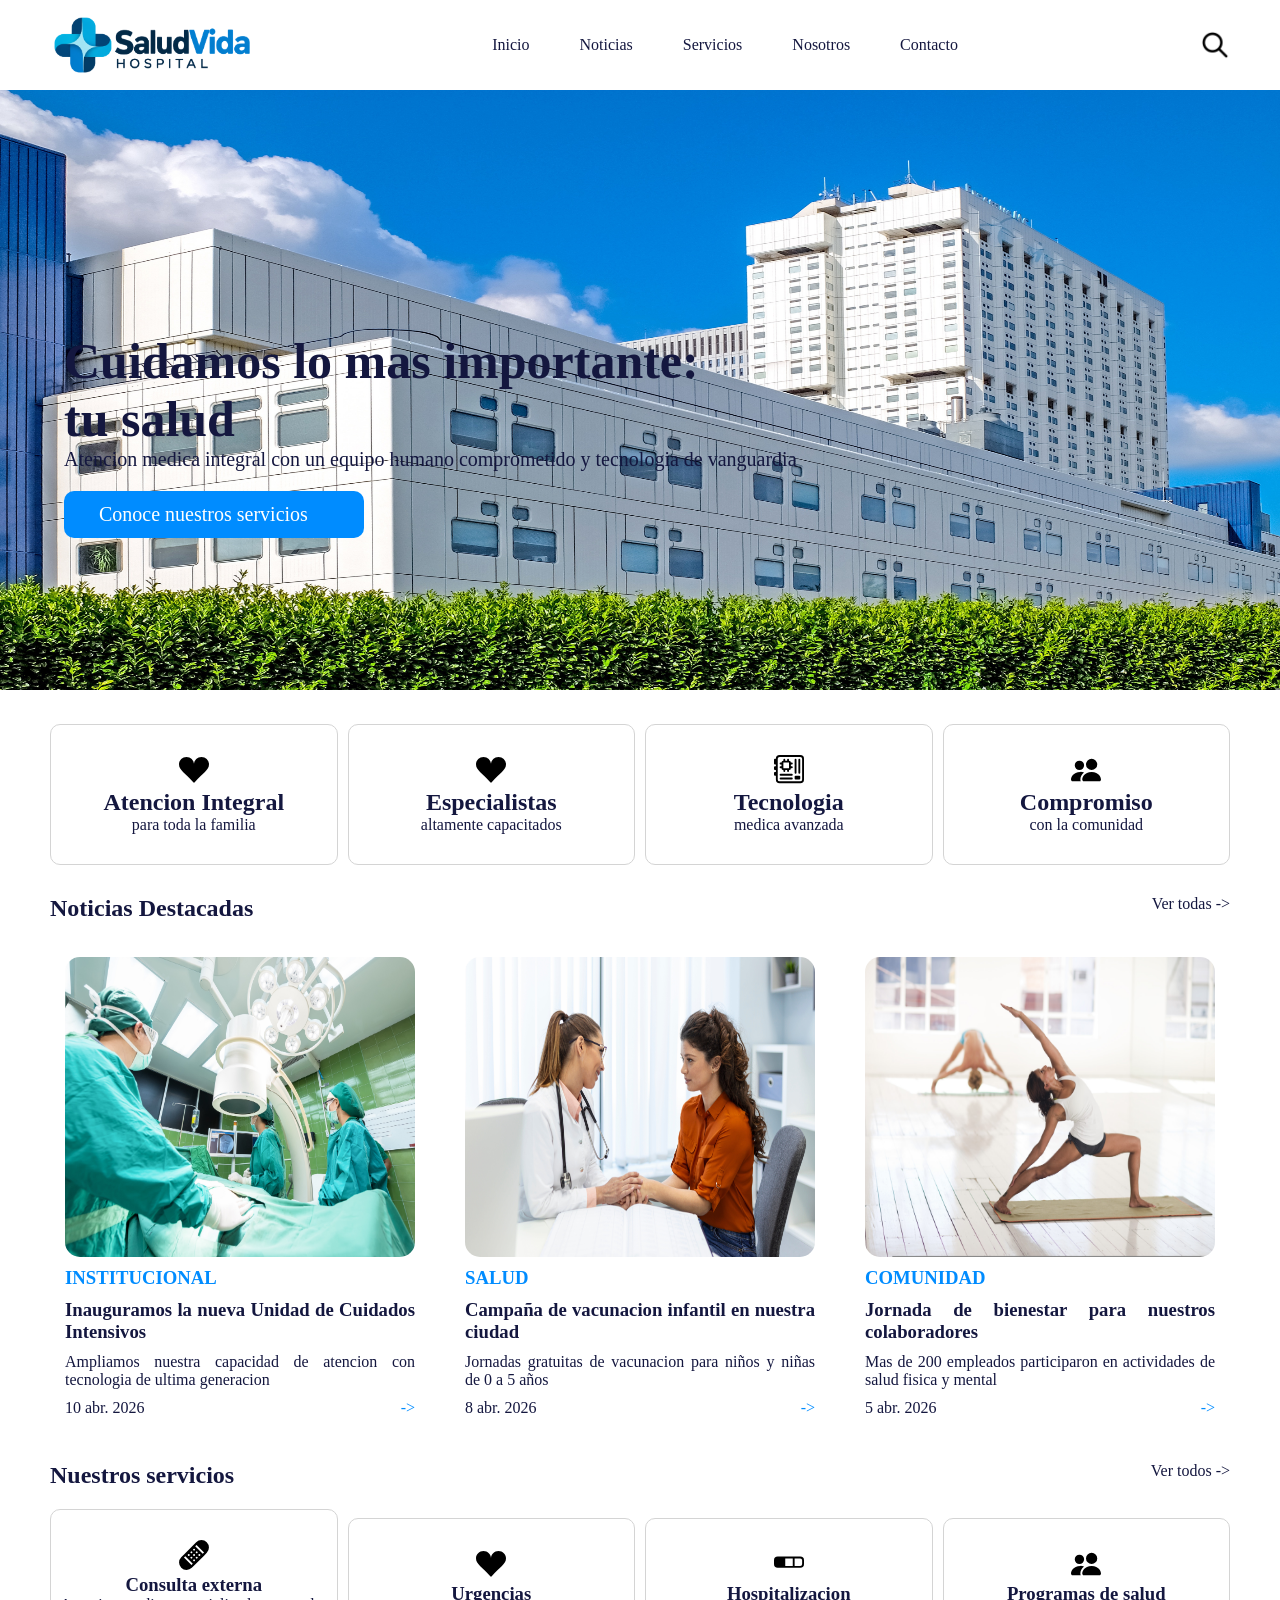
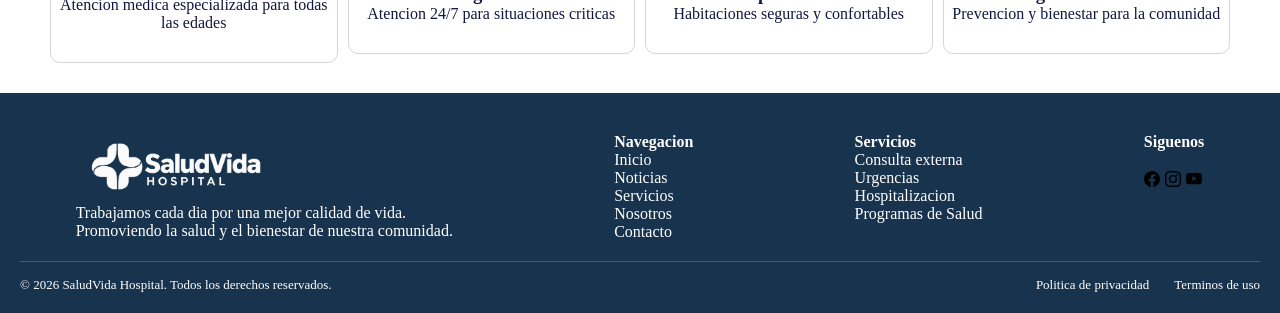
<file: index.html>
<!DOCTYPE html>
<html lang="es">
<head>
    <meta charset="UTF-8">
    <meta name="viewport" content="width=device-width, initial-scale=1.0">
    <title>SaludVida Hospital</title>
    <link rel="stylesheet" href="css/styles.css">
</head>
<body>
    <header>
        <div>
            <a href="index.html"><img class="icono" src="./img/logos/logo-saludvida-header.png" alt=""></a>
        </div>
        <nav>
            <a href="">Inicio</a>
            <a href="">Noticias</a>
            <a href="">Servicios</a>
            <a href="">Nosotros</a>
            <a target="_blank" href="contacto.html">Contacto</a>
        </nav>
        <img class="icono_lupa" src="./img/search.png" alt="">
    </header>
    <main>
        <div class="inicio">
            <img class="imagen" src="./img/imagen.jpg" alt="hospital">
            <div class="inicio_texto">
                <h2 class="titulo">Cuidamos lo mas importante:</h2>
                <h2 class="titulo">tu salud</h2>
                <p class="description">Atencion medica integral con un equipo humano comprometido y tecnologia de vanguardia</p>
                <a><div class="button" >Conoce nuestros servicios</div></a>
            </div>
            
        </div>
        <section class="caracteristicas">
            <article class="caracteristica">
                <img class="icono_cara" src="./iconos/suit-heart-fill.svg" alt="">
                <h2>Atencion Integral</h2>
                <p>para toda la familia</p>
            </article>
            <article class="caracteristica">
                <img class="icono_cara" src="./iconos/suit-heart-fill.svg" alt="">
                <h2>Especialistas</h2>
                <p>altamente capacitados</p>
            </article>
            <article class="caracteristica">
                <img class="icono_cara" src="./iconos/motherboard.svg" alt="">
                <h2>Tecnologia</h2>
                <p>medica avanzada</p>
            </article>
            <article class="caracteristica">
                <img class="icono_cara" src="./iconos/people-fill.svg" alt="">
                <h2>Compromiso</h2>
                <p>con la comunidad</p>
            </article>
        </section>
        <section class="noticias">
            <div class="header_noticias">
                <h2>Noticias Destacadas</h2>
                <p>Ver todas -></p>
            </div>
            <div class="noticias-cards">
                <article class="card-noticia">
                    <img class="imagen_noticias" src="./img/sasint-operation-1807543.jpg" alt="">
                    <h3 class="categoria_noticia">INSTITUCIONAL</h3>
                    <h3 class="titulo_noticia">Inauguramos la nueva Unidad de Cuidados Intensivos</h3>
                    <p class="description_noticia">Ampliamos nuestra capacidad de atencion con tecnologia de ultima generacion</p>
                    <div class="footer_noticia">
                        <p class="fecha">10 abr. 2026</p>
                        <a class="mas_noticia" >-></a>
                    </div>
                </article>
                <article class="card-noticia">
                    <img class="imagen_noticias" src="./img/ovariancancer1-doctor-9628974.jpg" alt="">
                    <h3 class="categoria_noticia">SALUD</h3>
                    <h3 class="titulo_noticia">Campaña de vacunacion infantil en nuestra ciudad</h3>
                    <p class="description_noticia">Jornadas gratuitas de vacunacion para niños y niñas de 0 a 5 años</p>
                    <div class="footer_noticia">
                        <p class="fecha">8 abr. 2026</p>
                        <a class="mas_noticia" >-></a>
                    </div>
                </article>
                <article class="card-noticia">
                    <img class="imagen_noticias" src="./img/andip-yoga-2959226.jpg" alt="">
                    <h3 class="categoria_noticia">COMUNIDAD</h3>
                    <h3 class="titulo_noticia">Jornada de bienestar para nuestros colaboradores</h3>
                    <p class="description_noticia">Mas de 200 empleados participaron en actividades de salud fisica y mental</p>
                    <div class="footer_noticia">
                        <p class="fecha">5 abr. 2026</p>
                        <a class="mas_noticia" >-></a>
                    </div>
                </article>
            </div>
        </section>


        <section class="servicios">
            <div class="header_servicios">
                <h2>Nuestros servicios</h2>
                <p>Ver todos -></p>
            </div>
            <div class="servicios-cards">
                <article class="card-servicio">
                    <img class="icono_servicios" src="./iconos/bandaid-fill.svg" alt="">
                    <h3 class="titulo_servicio">Consulta externa</h3>
                    <p class="description_servicio">Atencion medica especializada para todas las edades</p>
                </article>
                <article class="card-servicio">
                    <img class="icono_servicios" src="./iconos/suit-heart-fill.svg" alt="">
                    <h3 class="titulo_servicio">Urgencias</h3>
                    <p class="description_servicio">Atencion 24/7 para situaciones criticas</p>
                </article>
                <article class="card-servicio">
                    <img class="icono_servicios" src="./iconos/segmented-nav.svg" alt="">
                    <h3 class="titulo_servicio">Hospitalizacion</h3>
                    <p class="description_servicio">Habitaciones seguras y confortables</p>
                </article>
                <article class="card-servicio">
                    <img class="icono_servicios" src="./iconos/people-fill.svg" alt="">
                    <h3 class="titulo_servicio">Programas de salud</h3>
                    <p class="description_servicio">Prevencion y bienestar para la comunidad</p>
                </article>
            </div>
        </section>
    </main>
    <footer>
        <div class="footer">
            <div>
                <img class="icono" src="./img/logos/logo-saludvida-footer.png" alt="">
                <p>Trabajamos cada dia por una mejor calidad de vida.</p>
                <p>Promoviendo la salud y el bienestar de nuestra comunidad.</p>
            </div>
            <div class="navegacion_footer">
                <h4>Navegacion</h4>
                <a href="index.html">Inicio</a>
                <a>Noticias</a>
                <a>Servicios</a>
                <a>Nosotros</a>
                <a>Contacto</a>
            </div>
            <div class="servicios_footer">
                <h4>Servicios</h4>
                <p>Consulta externa</p>
                <p>Urgencias</p>
                <p>Hospitalizacion</p>
                <p>Programas de Salud</p>
            </div>
            <div class="siguenos">
                <h4>Siguenos</h4>
                <div class="iconos_siguenos">
                    <img src="./iconos/facebook.svg" alt="">
                    <img src="./iconos/instagram.svg" alt="">
                    <img src="./iconos/youtube.svg" alt="">
                </div>
            </div>
        </div>
        <div class="footer_copy">
            <p>© 2026 SaludVida Hospital. Todos los derechos reservados.</p>
            <div>
                <a>Politica de privacidad</a>
                <a>Terminos de uso</a>
            </div>
        </div>
        
    </footer>
</body>
</html>
</file>
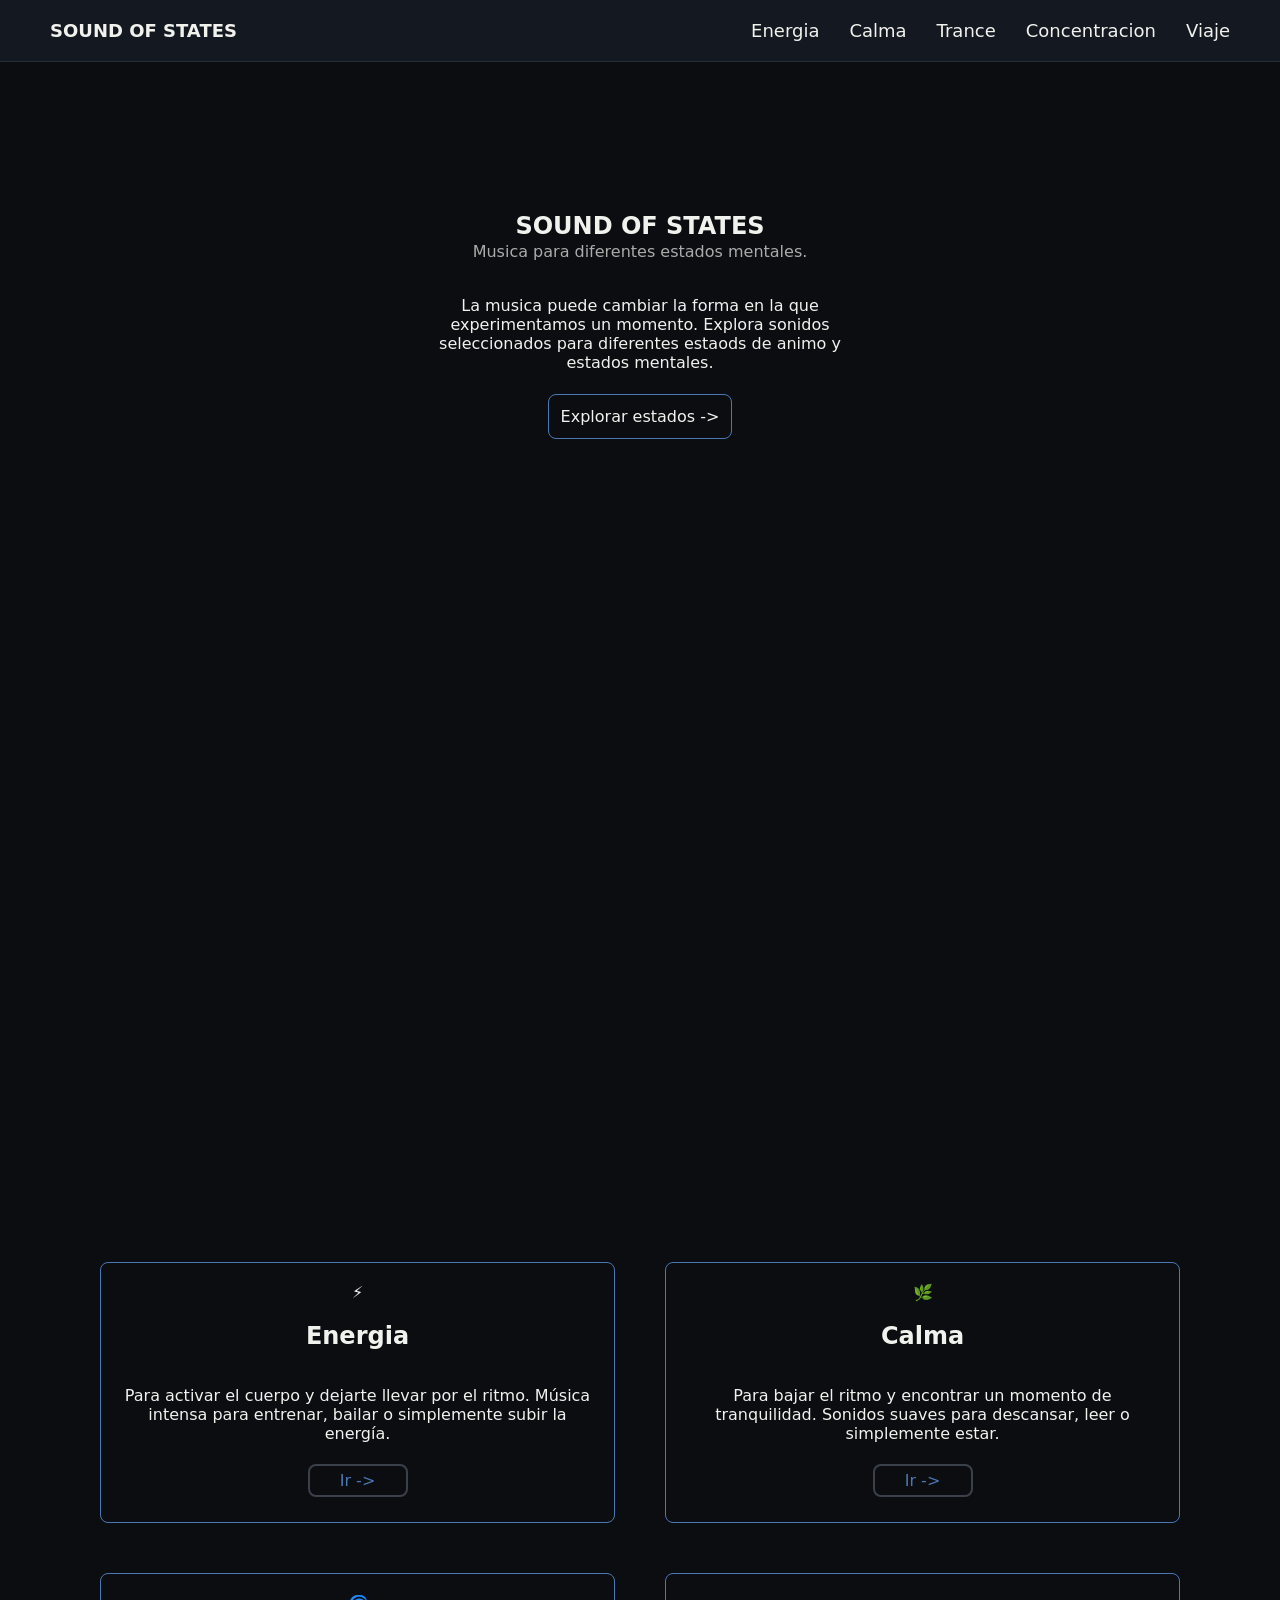
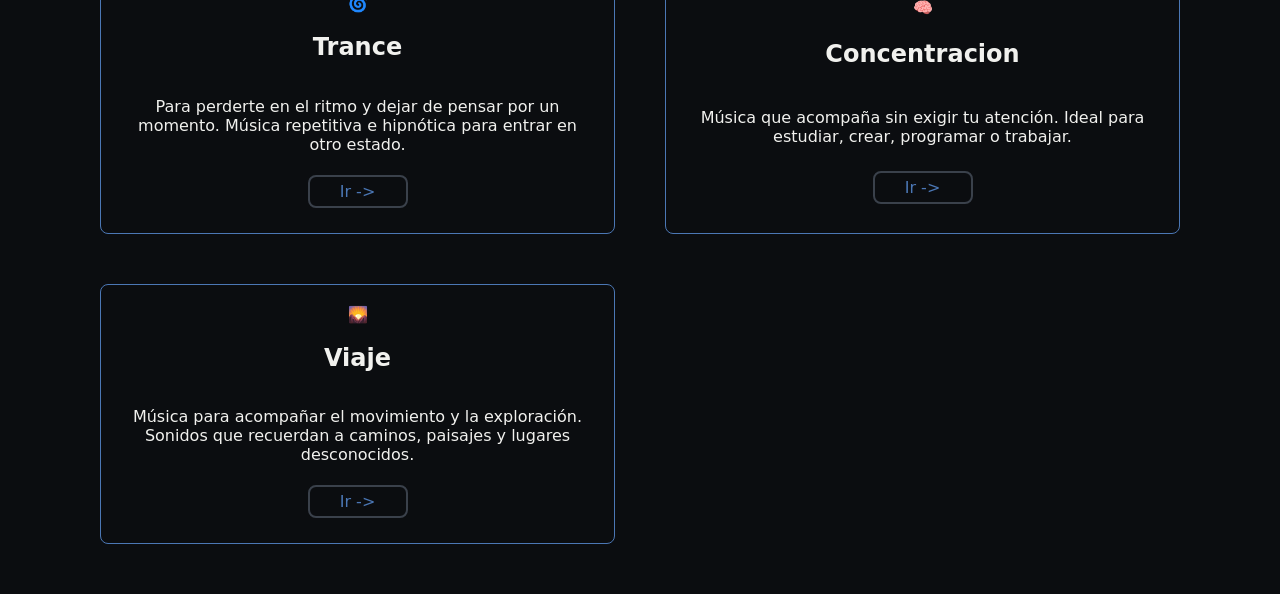
<file: pagina nav/index.html>
<!DOCTYPE html>
<html lang="en">
<head>
    <meta charset="UTF-8">
    <meta name="viewport" content="width=device-width, initial-scale=1.0">
    <title>Inicio | Sound of state</title>
    <link rel="stylesheet" href="./styles.css">
</head>
<body>
    <header>
        <a href="index.html" class="logo">SOUND OF STATES</a>
        <nav>
            <a target="_blank" href="energia.html">Energia</a>
            <a target="_blank" href="calma.html">Calma</a>
            <a target="_blank" href="trance.html">Trance</a>
            <a target="_blank" href="concentracion.html">Concentracion</a>
            <a target="_blank" href="viaje.html">Viaje</a>
        </nav>
    </header>
    <main>
        <div class="inicio">
            <h2 class="titulo">SOUND OF STATES</h2>
            <p class="subtitulo">Musica para diferentes estados mentales.</p>            
            <p class="description">La musica puede cambiar la forma en la que experimentamos un momento. 
                Explora sonidos seleccionados para diferentes estaods de animo y estados mentales.</p>
            <a class="boton" href="#cards">Explorar estados -></a>
        </div>
        <section id="cards">
            <div class="card">
                <span>⚡</span>
                <h2>Energia</h2>
                <p>Para activar el cuerpo y dejarte llevar por el ritmo. 
                    Música intensa para entrenar, bailar o simplemente subir la energía.</p>
                <a target="_blank" class="boton-cards" href="energia.html">Ir -></a>
            </div>
            <div class="card">
                <span>🌿</span>
                <h2>Calma</h2>
                <p>Para bajar el ritmo y encontrar un momento de tranquilidad. 
                    Sonidos suaves para descansar, leer o simplemente estar.</p>
                <a target="_blank" class="boton-cards" href="calma.html">Ir -></a>
            </div>
            <div class="card">
                <span>🌀</span>
                <h2>Trance</h2>
                <p>Para perderte en el ritmo y dejar de pensar por un momento. 
                    Música repetitiva e hipnótica para entrar en otro estado.</p>
                <a target="_blank" class="boton-cards" href="trance.html">Ir -></a>
            </div>
            <div class="card">
                <span>🧠</span>
                <h2>Concentracion</h2>
                <p>Música que acompaña sin exigir tu atención. Ideal para estudiar, crear, programar o trabajar.</p>
                <a target="_blank" class="boton-cards" href="concentracion.html">Ir -></a>
            </div>
            <div class="card">
                <span>🌄</span>
                <h2>Viaje</h2>
                <p>Música para acompañar el movimiento y la exploración. 
                    Sonidos que recuerdan a caminos, paisajes y lugares desconocidos.</p>
                <a target="_blank" class="boton-cards" href="viaje.html">Ir -></a>
            </div>
        </section>
    </main>

</body>
</html>
</file>
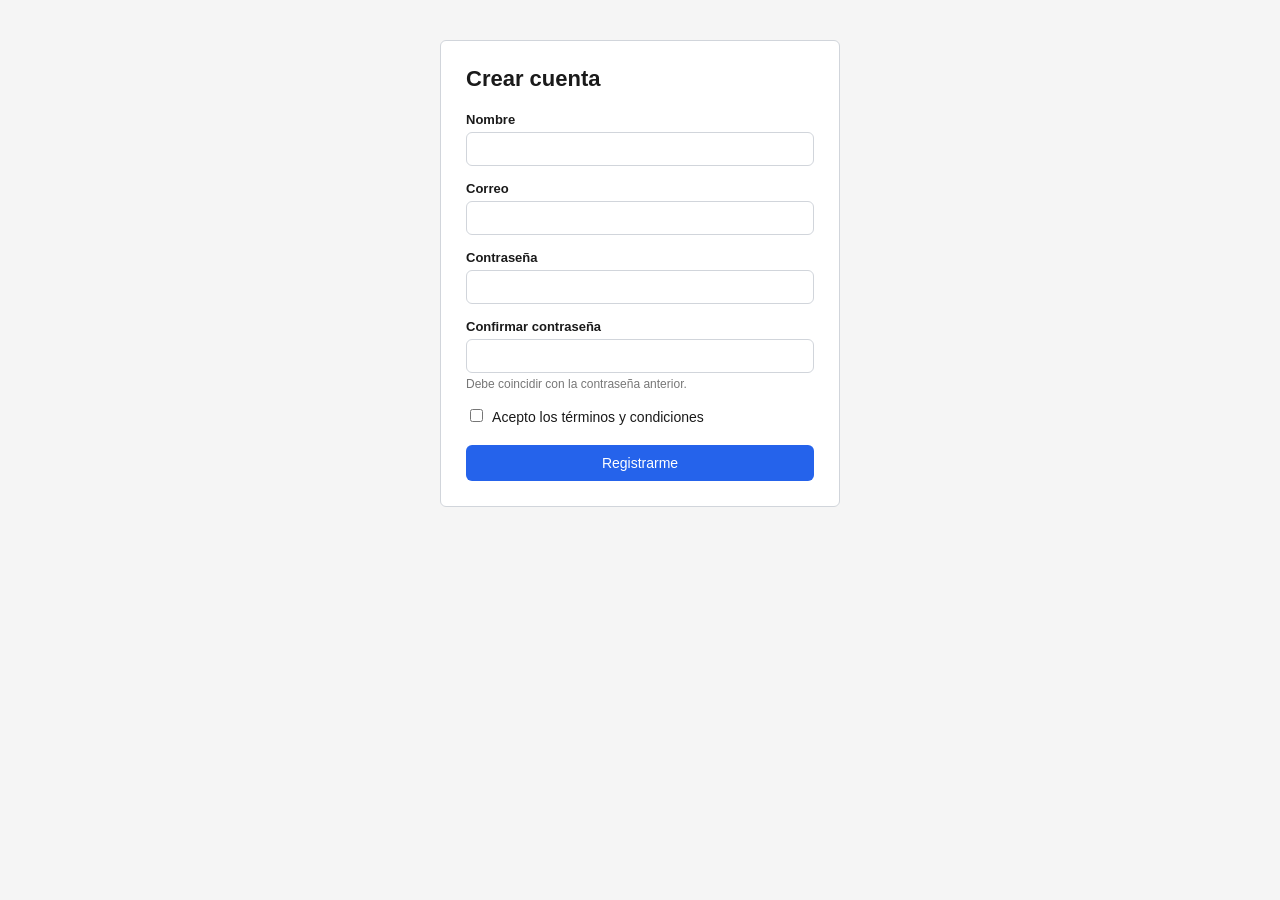
<file: ejercicio1.html>
<!DOCTYPE html>
<html lang="es">
<head>
<meta charset="UTF-8">
<meta name="viewport" content="width=device-width, initial-scale=1.0">
<title>Ejercicio 1</title>
<link rel="stylesheet" href="./ejercicio1.css">
</head>
<body>

<div class="contenedor">

  <h1>Crear cuenta</h1>

  <form>

    <div class="campo">
      <label for="nombre">Nombre</label>
      <input type="text" id="nombre" name="nombre" required>
    </div>

    <div class="campo">
      <label for="correo">Correo</label>
      <input type="email" id="correo" name="correo" required>
    </div>

    <div class="campo">
      <label for="password">Contraseña</label>
      <input type="password" id="password" name="password" required minlength="8">
    </div>

    <div class="campo">
      <label for="confirmar">Confirmar contraseña</label>
      <input type="password" id="confirmar" name="confirmar" required minlength="8">
      <small class="ayuda">Debe coincidir con la contraseña anterior.</small>
    </div>

    <label class="opcion">
      <input type="checkbox" name="terminos" required>
      Acepto los términos y condiciones
    </label>

    <button type="submit" class="boton">Registrarme</button>

  </form>

</div>

</body>
</html>
</file>
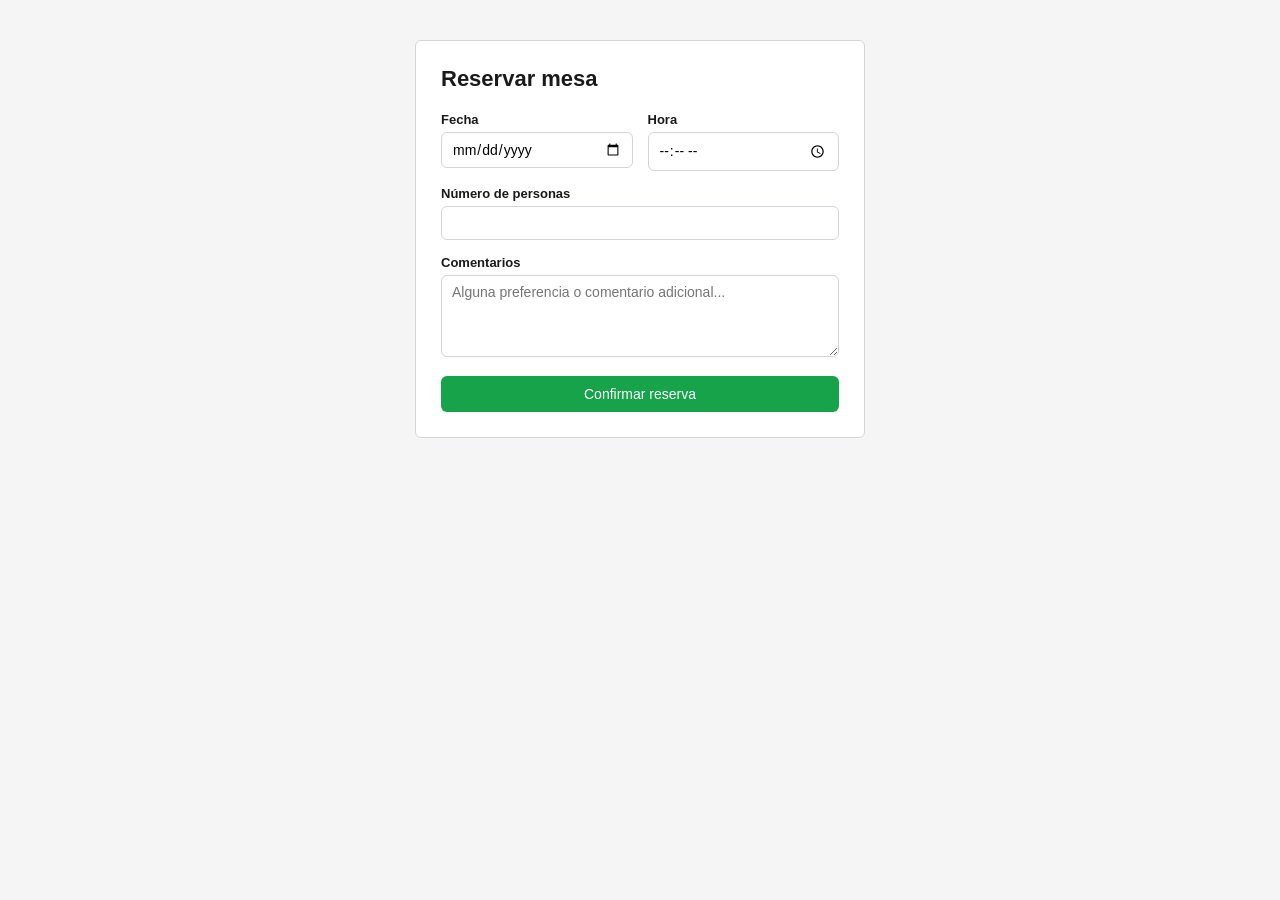
<file: ejercicio2.html>
<!DOCTYPE html>
<html lang="es">
<head>
<meta charset="UTF-8">
<meta name="viewport" content="width=device-width, initial-scale=1.0">
<title>Ejercicio 2</title>
<link rel="stylesheet" href="./ejercicio2.css">
</head>
<body>

<div class="contenedor">

  <h1>Reservar mesa</h1>

  <form>

    <div class="fila">
      <div class="campo">
        <label for="fecha">Fecha</label>
        <input type="date" id="fecha" name="fecha" required>
      </div>

      <div class="campo">
        <label for="hora">Hora</label>
        <input type="time" id="hora" name="hora" required>
      </div>
    </div>

    <div class="campo">
      <label for="personas">Número de personas</label>
      <input type="number" id="personas" name="personas" min="1" max="20" required>
    </div>

    <div class="campo">
      <label for="comentarios">Comentarios</label>
      <textarea id="comentarios" name="comentarios" rows="4" placeholder="Alguna preferencia o comentario adicional..."></textarea>
    </div>

    <button type="submit" class="boton">Confirmar reserva</button>

  </form>

</div>

</body>
</html>
</file>
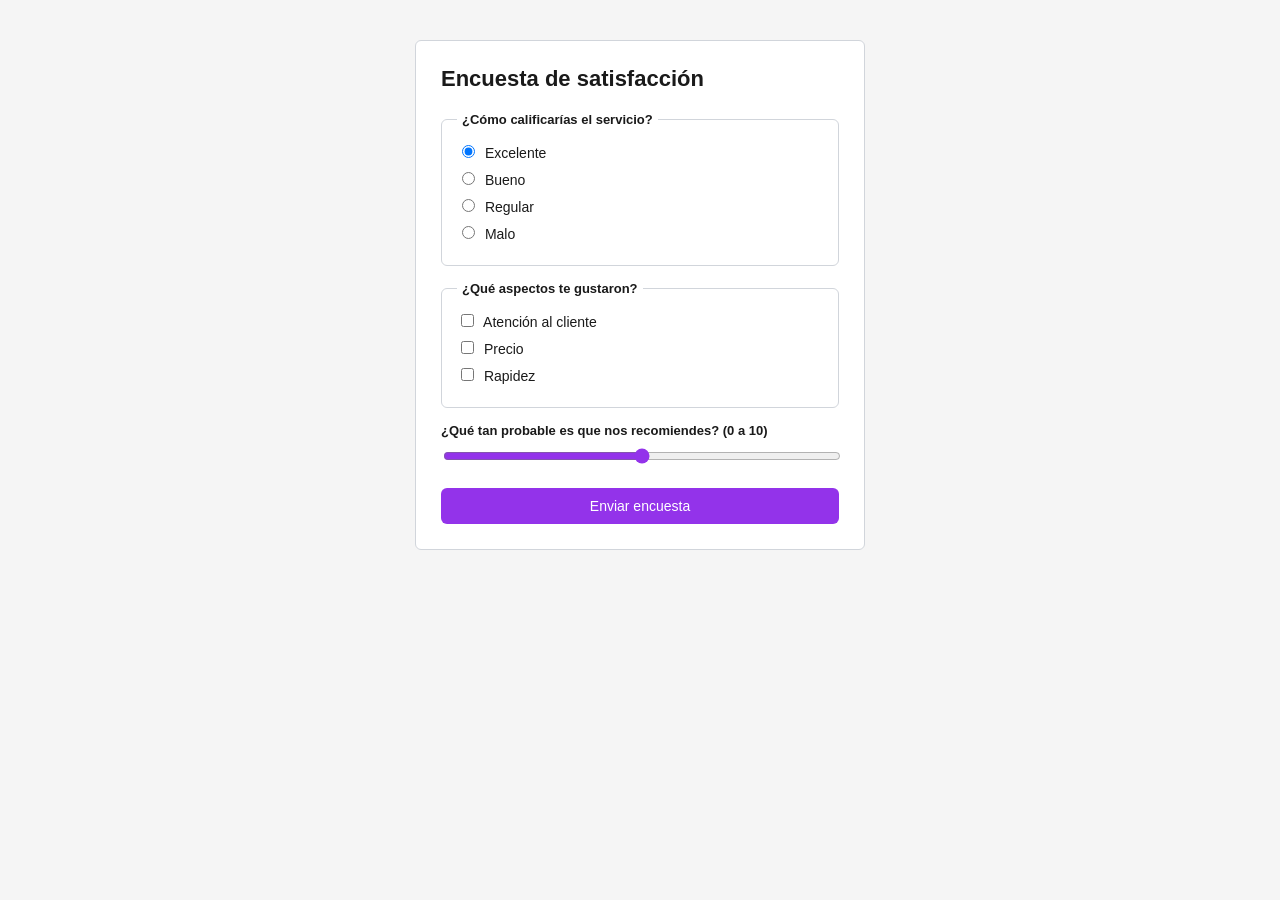
<file: ejercicio3.html>
<!DOCTYPE html>
<html lang="es">
<head>
<meta charset="UTF-8">
<meta name="viewport" content="width=device-width, initial-scale=1.0">
<title>Ejercicio 3</title>
<link rel="stylesheet" href="./ejercicio3.css">
</head>
<body>

<div class="contenedor">

  <h1>Encuesta de satisfacción</h1>

  <form>

    <fieldset>
      <legend>¿Cómo calificarías el servicio?</legend>

      <label class="opcion">
        <input type="radio" name="calificacion" value="excelente" checked>
        Excelente
      </label>

      <label class="opcion">
        <input type="radio" name="calificacion" value="bueno">
        Bueno
      </label>

      <label class="opcion">
        <input type="radio" name="calificacion" value="regular">
        Regular
      </label>

      <label class="opcion">
        <input type="radio" name="calificacion" value="malo">
        Malo
      </label>
    </fieldset>

    <fieldset>
      <legend>¿Qué aspectos te gustaron?</legend>

      <label class="opcion">
        <input type="checkbox" name="aspectos" value="atencion">
        Atención al cliente
      </label>

      <label class="opcion">
        <input type="checkbox" name="aspectos" value="precio">
        Precio
      </label>

      <label class="opcion">
        <input type="checkbox" name="aspectos" value="rapidez">
        Rapidez
      </label>
    </fieldset>

    <div class="campo">
      <label for="recomendacion">¿Qué tan probable es que nos recomiendes? (0 a 10)</label>
      <input type="range" id="recomendacion" name="recomendacion" min="0" max="10" value="5">
    </div>

    <button type="submit" class="boton">Enviar encuesta</button>

  </form>

</div>

</body>
</html>
</file>
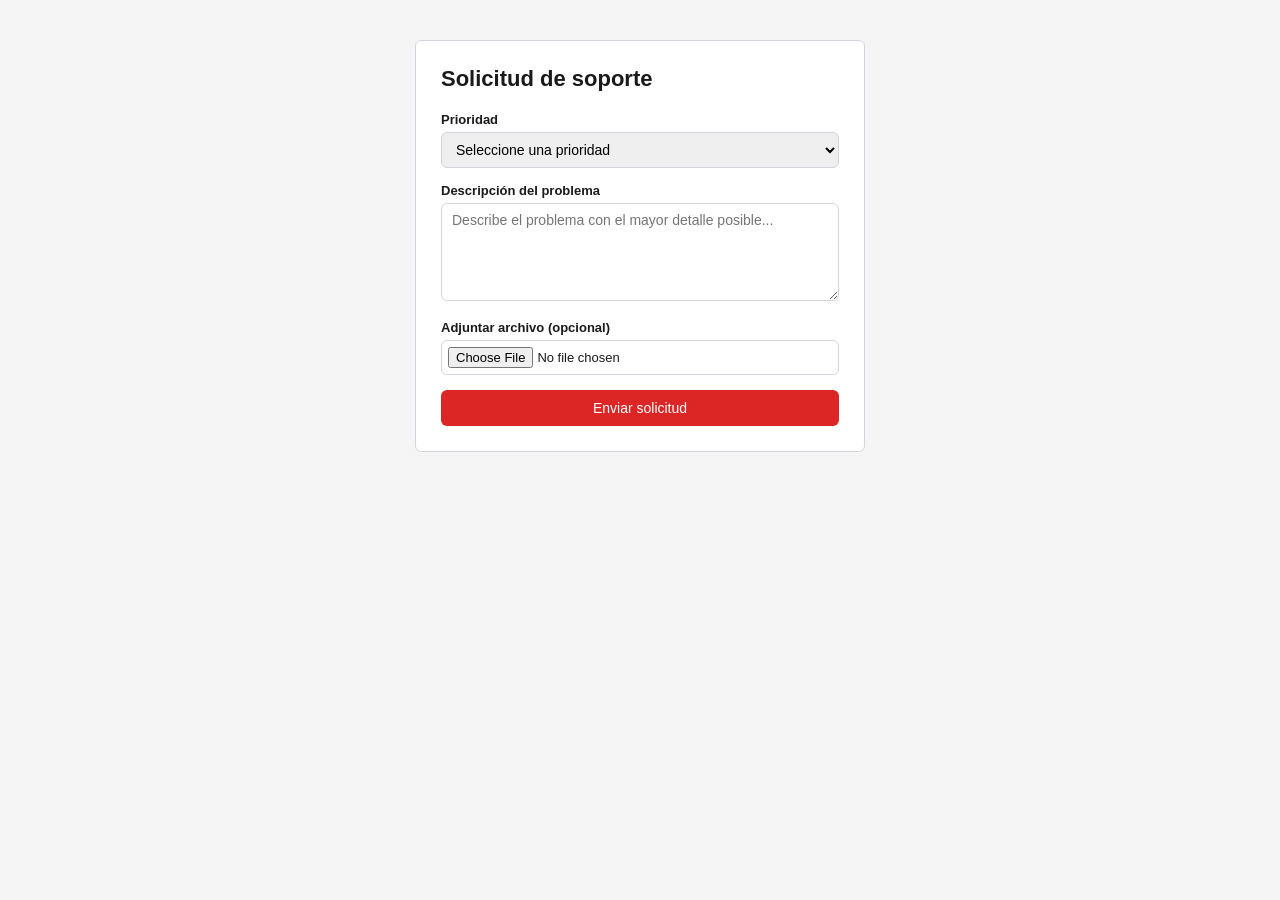
<file: ejercicio5.html>
<!DOCTYPE html>
<html lang="es">
<head>
<meta charset="UTF-8">
<meta name="viewport" content="width=device-width, initial-scale=1.0">
<title>Ejercicio 5</title>
<link rel="stylesheet" href="./ejercicio5.css">
</head>
<body>

<div class="contenedor">

  <h1>Solicitud de soporte</h1>

  <form>

    <div class="campo">
      <label for="prioridad">Prioridad</label>
      <select id="prioridad" name="prioridad" required>
        <option value="">Seleccione una prioridad</option>
        <option value="baja">Baja</option>
        <option value="media">Media</option>
        <option value="alta">Alta</option>
        <option value="urgente">Urgente</option>
      </select>
    </div>

    <div class="campo">
      <label for="descripcion">Descripción del problema</label>
      <textarea id="descripcion" name="descripcion" rows="5" placeholder="Describe el problema con el mayor detalle posible..." required></textarea>
    </div>

    <div class="campo">
      <label for="archivo">Adjuntar archivo (opcional)</label>
      <input type="file" id="archivo" name="archivo">
    </div>

    <button type="submit" class="boton">Enviar solicitud</button>

  </form>

</div>

</body>
</html>
</file>
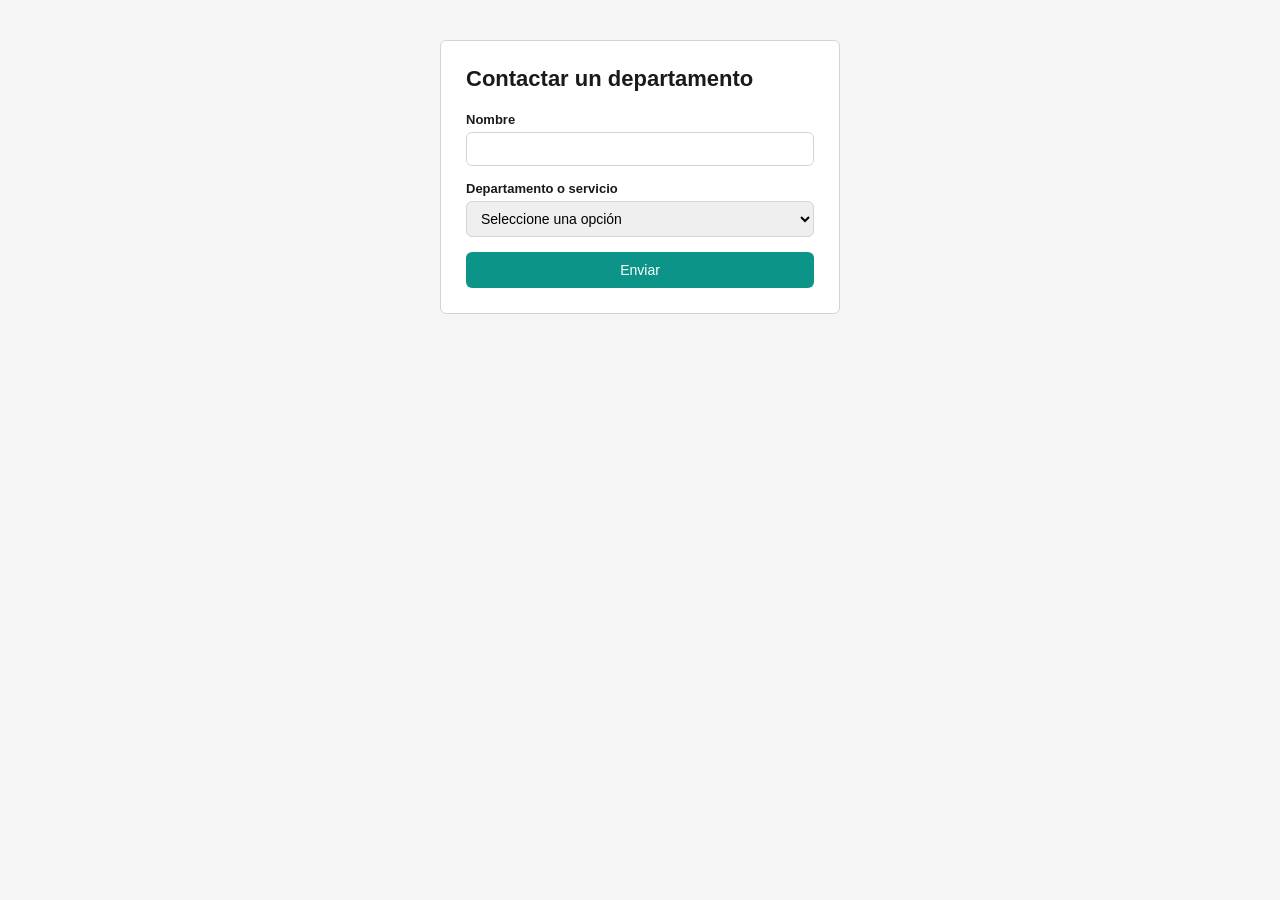
<file: ejercicio8.html>
<!DOCTYPE html>
<html lang="es">
<head>
<meta charset="UTF-8">
<meta name="viewport" content="width=device-width, initial-scale=1.0">
<title>Ejercicio 8</title>
<link rel="stylesheet" href="./ejercicio8.css">
</head>
<body>

<div class="contenedor">

  <h1>Contactar un departamento</h1>

  <form>

    <div class="campo">
      <label for="nombre">Nombre</label>
      <input type="text" id="nombre" name="nombre" required>
    </div>

    <div class="campo">
      <label for="departamento">Departamento o servicio</label>
      <select id="departamento" name="departamento" required>

        <option value="">Seleccione una opción</option>

        <optgroup label="Departamentos">
          <option value="ventas">Ventas</option>
          <option value="soporte">Soporte técnico</option>
          <option value="recursos-humanos">Recursos Humanos</option>
        </optgroup>

        <optgroup label="Servicios">
          <option value="consultoria">Consultoría</option>
          <option value="mantenimiento">Mantenimiento</option>
          <option value="capacitacion">Capacitación</option>
        </optgroup>

      </select>
    </div>

    <button type="submit" class="boton">Enviar</button>

  </form>

</div>

</body>
</html>
</file>
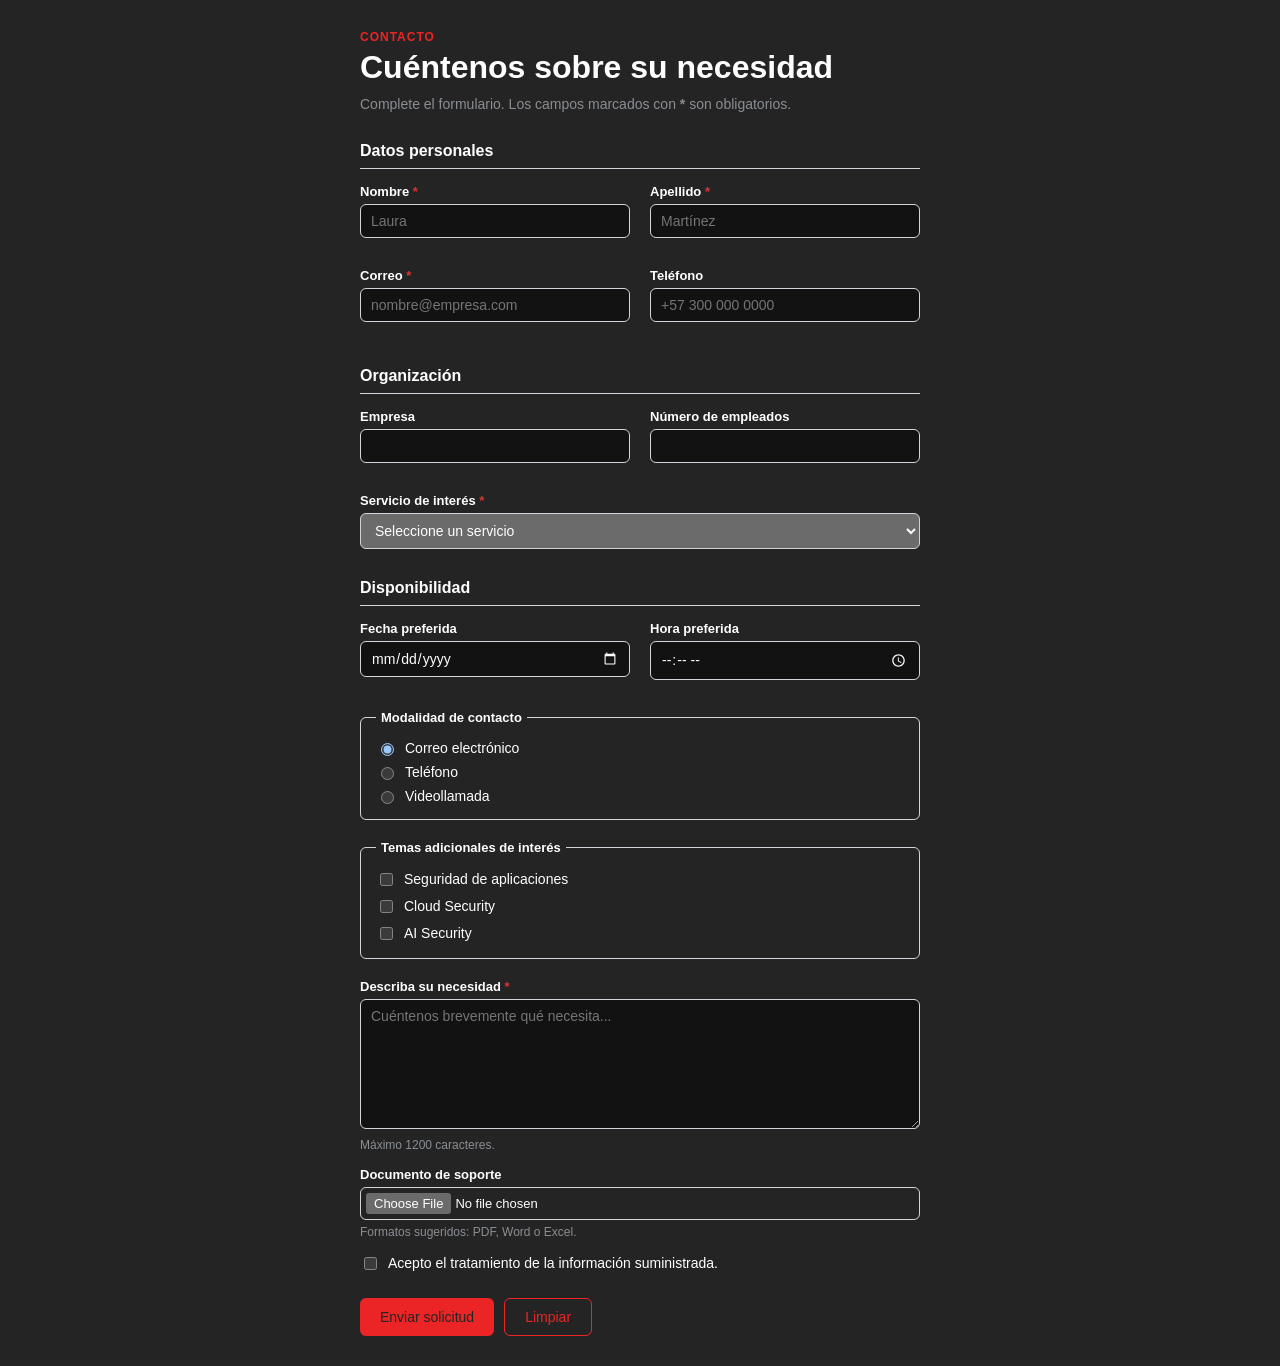
<file: formulario.html>
<!DOCTYPE html>
<html lang="es">
<head>
<meta charset="UTF-8">
<meta name="viewport" content="width=device-width, initial-scale=1.0">
<title>Formulario</title>
<link rel="stylesheet" href="./formulario.css">
</head>
<body>

<main class="form-page">
<section class="form-section">
  <div class="form-container">

    <header class="form-header">

      <span class="eyebrow">CONTACTO</span>

      <h1>Cuéntenos sobre su necesidad</h1>

      <p>
        Complete el formulario. Los campos marcados con
        <strong>*</strong> son obligatorios.
      </p>

    </header>

    <form class="contact-form" action="#" method="post">

      <!-- DATOS PERSONALES -->
      <section class="form-block">

        <h2>Datos personales</h2>

        <div class="form-grid">

          <div class="form-field">
            <label for="nombre">
              Nombre
              <span class="required-mark" aria-hidden="true">*</span>
            </label>
            <input
              type="text"
              id="nombre"
              name="nombre"
              autocomplete="given-name"
              placeholder="Laura"
              required
            >
          </div>

          <div class="form-field">
            <label for="apellido">
              Apellido
              <span class="required-mark" aria-hidden="true">*</span>
            </label>
            <input
              type="text"
              id="apellido"
              name="apellido"
              autocomplete="family-name"
              placeholder="Martínez"
              required
            >
          </div>

        </div>

        <div class="form-grid">

          <div class="form-field">
            <label for="email">
              Correo
              <span class="required-mark" aria-hidden="true">*</span>
            </label>
            <input
              type="email"
              id="email"
              name="email"
              autocomplete="email"
              placeholder="nombre@empresa.com"
              required
            >
          </div>

          <div class="form-field">
            <label for="telefono">Teléfono</label>
            <input
              type="tel"
              id="telefono"
              name="telefono"
              autocomplete="tel"
              placeholder="+57 300 000 0000"
            >
          </div>

        </div>

      </section>

      <!-- ORGANIZACIÓN -->
      <section class="form-block">

        <h2>Organización</h2>

        <div class="form-grid">

          <div class="form-field">
            <label for="empresa">Empresa</label>
            <input
              type="text"
              id="empresa"
              name="empresa"
              autocomplete="organization"
            >
          </div>

          <div class="form-field">
            <label for="empleados">Número de empleados</label>
            <input
              type="number"
              id="empleados"
              name="empleados"
              min="1"
              step="1"
            >
          </div>

        </div>

        <div class="form-field">
          <label for="servicio">
            Servicio de interés
            <span class="required-mark" aria-hidden="true">*</span>
          </label>

          <select id="servicio" name="servicio" required>

            <option value="" selected disabled>
              Seleccione un servicio
            </option>

            <optgroup label="Auditorías de Seguridad">
              <option value="pentesting">Pentesting</option>
              <option value="hacking-etico">Hacking Ético</option>
              <option value="iso27001">ISO27001</option>
            </optgroup>

            <optgroup label="Desarrollo Seguro">
              <option value="ssdlc">SSDLC</option>
              <option value="devsecops">DevSecOps</option>
              <option value="ai-security">AI Security</option>
            </optgroup>

          </select>
        </div>

      </section>

      <!-- AGENDA -->
      <section class="form-block">

        <h2>Disponibilidad</h2>

        <div class="form-grid">

          <div class="form-field">
            <label for="fecha">Fecha preferida</label>
            <input type="date" id="fecha" name="fecha">
          </div>

          <div class="form-field">
            <label for="hora">Hora preferida</label>
            <input type="time" id="hora" name="hora">
          </div>

        </div>

      </section>

      <!-- MODALIDAD -->
      <fieldset>
        <legend>Modalidad de contacto</legend>

        <div class="choice-list">

          <label class="choice">
            <input type="radio" name="modalidad" value="correo" checked>
            <span>Correo electrónico</span>
          </label>

          <label class="choice">
            <input type="radio" name="modalidad" value="telefono">
            <span>Teléfono</span>
          </label>

          <label class="choice">
            <input type="radio" name="modalidad" value="videollamada">
            <span>Videollamada</span>
          </label>

        </div>
      </fieldset>

      <!-- INTERESES -->
      <fieldset>
        <legend>Temas adicionales de interés</legend>

        <div class="choice-list">

          <label class="choice">
            <input type="checkbox" name="intereses" value="seguridad">
            <span>Seguridad de aplicaciones</span>
          </label>

          <label class="choice">
            <input type="checkbox" name="intereses" value="cloud">
            <span>Cloud Security</span>
          </label>

          <label class="choice">
            <input type="checkbox" name="intereses" value="ia">
            <span>AI Security</span>
          </label>

        </div>
      </fieldset>

      <!-- MENSAJE -->
      <div class="form-field">
        <label for="mensaje">
          Describa su necesidad
          <span class="required-mark" aria-hidden="true">*</span>
        </label>

        <textarea
          id="mensaje"
          name="mensaje"
          rows="7"
          maxlength="1200"
          placeholder="Cuéntenos brevemente qué necesita..."
          required
        ></textarea>

        <small class="field-help">Máximo 1200 caracteres.</small>
      </div>

      <!-- ARCHIVO -->
      <div class="form-field">
        <label for="archivo">Documento de soporte</label>

        <input
          type="file"
          id="archivo"
          name="archivo"
          accept=".pdf,.doc,.docx,.xlsx"
        >

        <small class="field-help">Formatos sugeridos: PDF, Word o Excel.</small>
      </div>

      <!-- TÉRMINOS -->
      <label class="choice">
        <input type="checkbox" name="terminos" required>
        <span>Acepto el tratamiento de la información suministrada.</span>
      </label>

      <!-- BOTONES -->
      <div class="form-actions">
        <button type="submit" class="button button-primary">Enviar solicitud</button>
        <button type="reset" class="button button-secondary">Limpiar</button>
      </div>

    </form>

  </div>
</section>
</main>

</body>
</html>
</file>
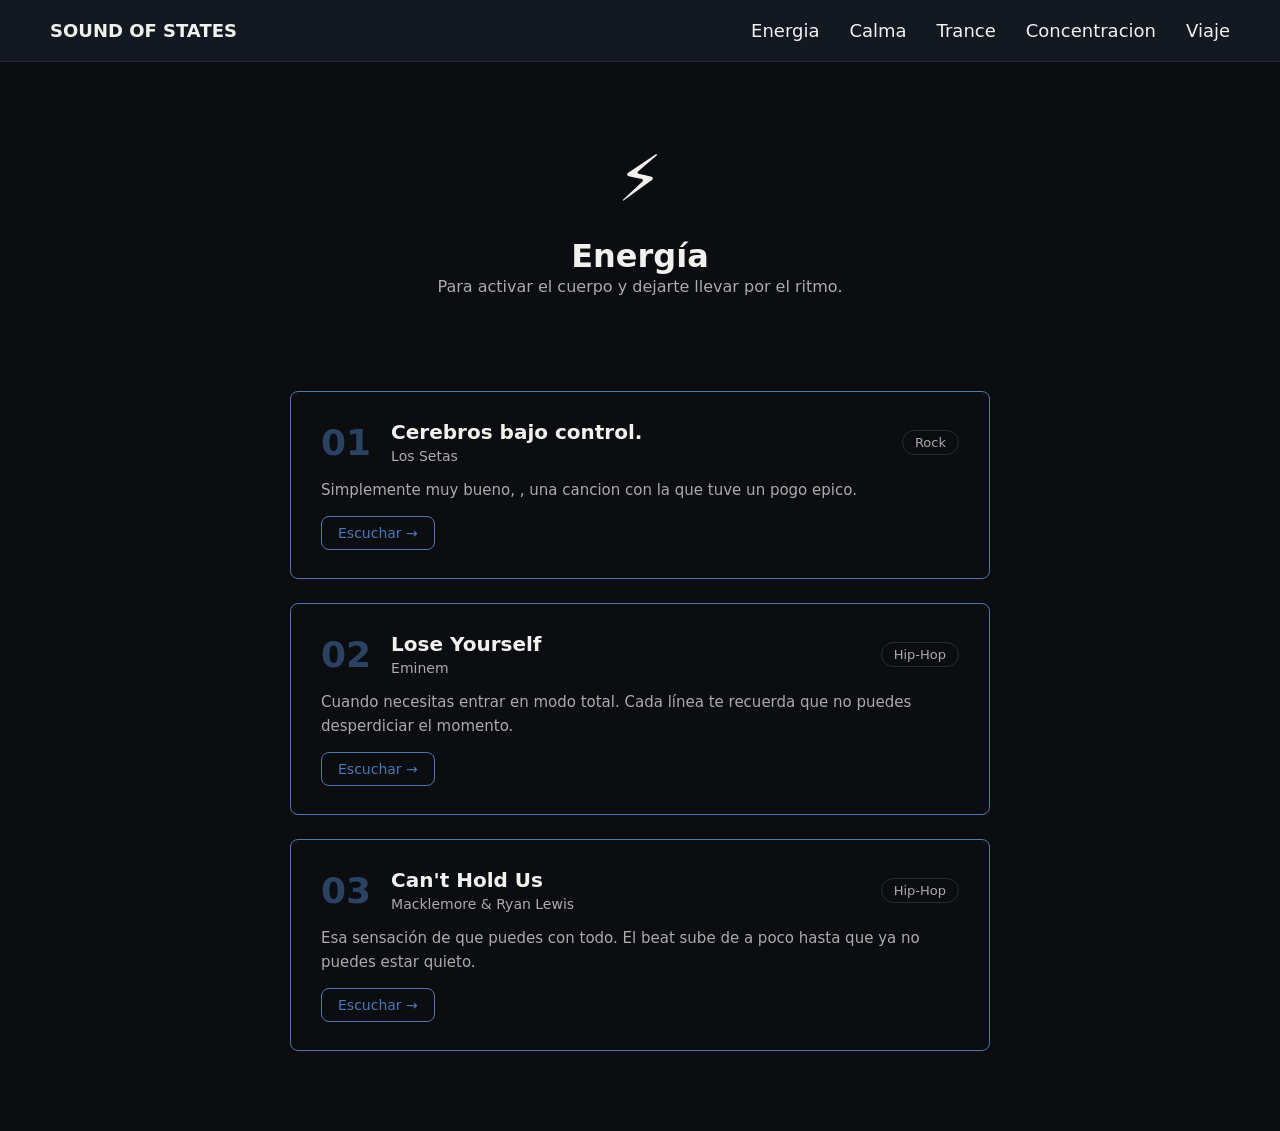
<file: pagina nav/energia.html>
<!DOCTYPE html>
<html lang="en">
<head>
    <meta charset="UTF-8">
    <meta name="viewport" content="width=device-width, initial-scale=1.0">
    <title>Energía | Sound of state</title>
    <link rel="stylesheet" href="./styles.css">
</head>
<body>
    <header>
        <a href="index.html" class="logo">SOUND OF STATES</a>
        <nav>
            <a target="_blank" href="energia.html">Energia</a>
            <a target="_blank" href="calma.html">Calma</a>
            <a target="_blank" href="trance.html">Trance</a>
            <a target="_blank" href="concentracion.html">Concentracion</a>
            <a target="_blank" href="viaje.html">Viaje</a>
        </nav>
    </header>
    <main>
        <div class="estado-hero">
            <span class="estado-icono">⚡</span>
            <h1 class="titulo">Energía</h1>
            <p class="subtitulo">Para activar el cuerpo y dejarte llevar por el ritmo.</p>
        </div>
        <section class="canciones">
            <div class="cancion-card">
                <div class="cancion-header">
                    <span class="cancion-num">01</span>
                    <div class="cancion-meta">
                        <h3 class="cancion-titulo">Cerebros bajo control.</h3>
                        <p class="cancion-artista">Los Setas</p>
                    </div>
                    <span class="cancion-genero">Rock</span>
                </div>
                <p class="cancion-desc">Simplemente muy bueno, , una cancion con la que tuve un pogo epico.</p>
                <a class="boton-escuchar" target="_blank" href="https://open.spotify.com/search/Los%20Setas%20Cerebros%20Bajo%20Control">Escuchar →</a>
            </div>

            <div class="cancion-card">
                <div class="cancion-header">
                    <span class="cancion-num">02</span>
                    <div class="cancion-meta">
                        <h3 class="cancion-titulo">Lose Yourself</h3>
                        <p class="cancion-artista">Eminem</p>
                    </div>
                    <span class="cancion-genero">Hip-Hop</span>
                </div>
                <p class="cancion-desc">Cuando necesitas entrar en modo total. Cada línea te recuerda que no puedes desperdiciar el momento.</p>
                <a class="boton-escuchar" target="_blank" href="https://open.spotify.com/track/1v7L65Lzy0j0vdpRjJewt1">Escuchar →</a>
            </div>

            <div class="cancion-card">
                <div class="cancion-header">
                    <span class="cancion-num">03</span>
                    <div class="cancion-meta">
                        <h3 class="cancion-titulo">Can't Hold Us</h3>
                        <p class="cancion-artista">Macklemore & Ryan Lewis</p>
                    </div>
                    <span class="cancion-genero">Hip-Hop</span>
                </div>
                <p class="cancion-desc">Esa sensación de que puedes con todo. El beat sube de a poco hasta que ya no puedes estar quieto.</p>
                <a class="boton-escuchar" target="_blank" href="https://open.spotify.com/track/5ygDXis42ncn6kYG14lEVG">Escuchar →</a>
            </div>
        </section>
    </main>
</body>
</html>
</file>
<file: css/styles.css>
:root{
    --color-text: rgb(20, 23, 63);
    --titulo: Verdana;
    --cuerpo: Tahoma;
    --primary-color: rgb(0, 140, 255);
}

*{margin: 0; scroll-behavior: smooth;}
html{
    color: var(--color-text);
    
}
header{
    display: flex;
    justify-content:space-between;
    align-items: center;
    padding: 0 50px;
    height: 90px;
    font-family: var(--cuerpo);
    position: sticky;
    top: 0;
    z-index: 100;
    background-color: white;
}
.icono{
    width: 200px;
    height: auto;
}
.icono_lupa{
    width: 30px;
    height: auto;
}
a{
    text-decoration: none;
    color: inherit;
}
nav{
    display: flex;
    gap: 50px;
    padding: 20px;
    position: sticky;
}



.inicio{
    position: relative;
    font-family: var(--cuerpo);
}
.imagen{
    width: 100%;
    height: 600px;
}
.inicio_texto{
    position: absolute;
    top: 40%;
    left: 5%;
}
.titulo{
    font-family: var(--titulo);
    font-size: 50px;
}
.description{
    font-size: 20px;
}
.button{
    color: white;
    height: auto;
    width: 230px;
    font-size: 20px;
    background-color: var(--primary-color);
    margin-top: 20px;
    border-radius: 10px;
    padding: 12px 35px;
}


.icono_cara{
    width: 30px;
    height: auto;
}
.caracteristicas{
    display: grid;
    grid-template-columns: repeat(4, 1fr);
    align-items: center;
    justify-content: center;
    margin-top: 30px;
    margin-bottom: 30px;
    gap: 10px;
    padding: 0 50px;
}
.caracteristica{
    text-align: center;
    padding: 30px 0;
    font-family: var(--cuerpo);
    border: 1px solid rgb(212, 212, 212);
    border-radius: 10px;
}



.noticias{
    display: flex;
    flex-direction: column;
    gap: 20px;
    font-family: var(--cuerpo);
    padding: 0 50px;
    margin-bottom: 30px;
}
.header_noticias{
    display: flex;
    justify-content: space-between;
}
.noticias-cards{
    display: grid;
    grid-template-columns: repeat(3,1fr);
    gap: 50px;
    padding: 15px;
}

.card-noticia{
    display: flex;
    flex-direction: column;
    gap: 10px;
    border-radius: 15px;
    text-align:justify;
    transition: 0.8s;
}
.card-noticia:hover{
    transform: translateY(-10px);
}
.categoria_noticia{
    color: var(--primary-color);
}

.imagen_noticias{
    width: 100%;
    height: 300px;
    border-radius: 15px;
}

.footer_noticia{
    display: flex;
    justify-content: space-between;
}
.mas_noticia{
    color: var(--primary-color)
}


.header_servicios{
    display: flex;
    justify-content: space-between;
}

.servicios-cards{
    display: grid;
    grid-template-columns: repeat(4, 1fr);
    align-items: center;
    justify-content: center;
    gap: 10px;
    
}
.servicios{
    display: flex;
    flex-direction: column;
    gap: 20px;
    font-family: var(--cuerpo);
    padding: 0 50px;
    margin-bottom: 30px;
}

.icono_servicios{
    width: 30px;
    height: auto;
}

.card-servicio{
    text-align: center;
    padding: 30px 0;
    border: 1px solid rgb(212, 212, 212);
    border-radius: 10px;
}
footer{
    background-color: rgb(24, 51, 77);
    color: white;
    font-family: var(--cuerpo);
    display: flex;
    flex-direction: column;
    padding: 20px;
}
.footer{
    display: flex;
    gap: 50px;
    justify-content: space-around;
    padding: 20px 0;
}
.navegacion_footer{
    display: flex;
    flex-direction: column;

}
.servicios_footer{
    display: flex;
    flex-direction: column;
}
.iconos_siguenos{
    display: flex;
    gap: 5px;
}
.siguenos{
    display: flex;
    flex-direction: column;
    gap: 20px;
}


.contacto{
    display: grid;
    grid-template-columns: 2fr 1fr;
    gap: 40px;
    padding: 0 50px;
    margin: 40px 0;
    font-family: var(--cuerpo);
    align-items: start;
}


.formulario{
    display: flex;
    flex-direction: column;
    gap: 18px;
    border: 1px solid rgb(212, 212, 212);
    border-radius: 10px;
    padding: 30px;
}
.formulario h2{
    font-family: var(--titulo);
    font-size: 24px;
}
.form_sub{
    font-size: 14px;
    color: rgb(90, 95, 130);
    margin-top: -10px;
}
.campo{
    display: flex;
    flex-direction: column;
    gap: 6px;
    border: none;
    padding: 0;
}
.campo label,
.motivo legend{
    font-size: 14px;
    font-weight: bold;
}
.req{
    color: red;
}
.formulario input[type="text"],
.formulario input[type="email"],
.formulario input[type="tel"],
.formulario input[type="date"],
.formulario select,
.formulario textarea{
    font-family: var(--cuerpo);
    font-size: 14px;
    color: var(--color-text);
    padding: 12px;
    border: 1px solid rgb(212, 212, 212);
    border-radius: 8px;
    background-color: white;
    width: 100%;
    box-sizing: border-box;
}
.formulario input:focus,
.formulario select:focus,
.formulario textarea:focus{
    outline: none;
    border-color: var(--primary-color);
}
.formulario textarea{
    resize: vertical;
}
.fila_doble{
    display: grid;
    grid-template-columns: 1fr 1fr;
    gap: 20px;
}
.motivo{
    gap: 10px;
}
.opciones_motivo{
    display: grid;
    grid-template-columns: 1fr 1fr;
    gap: 12px 20px;
    margin-top: 8px;
}
.opciones_motivo label{
    font-weight: normal;
    display: flex;
    align-items: center;
    gap: 8px;
    cursor: pointer;
}
.acepto{
    display: flex;
    align-items: center;
    gap: 10px;
    font-size: 14px;
}
.acepto a{
    color: var(--primary-color);
    font-weight: bold;
}
.boton_enviar{
    align-self: flex-start;
    font-family: var(--cuerpo);
    font-size: 16px;
    color: white;
    background-color: var(--primary-color);
    border: none;
    border-radius: 10px;
    padding: 12px 35px;
    cursor: pointer;
    transition: 0.3s;
}
.boton_enviar:hover{
    background-color: rgb(0, 110, 210);
}

/* ---- Columna lateral ---- */
.info_lateral{
    display: flex;
    flex-direction: column;
    gap: 30px;
}
.bloque_info{
    display: flex;
    flex-direction: column;
    gap: 18px;
}
.bloque_info h3{
    font-family: var(--titulo);
    font-size: 20px;
}
.dato{
    display: flex;
    align-items: flex-start;
    gap: 15px;
}
.dato h4{
    margin-bottom: 4px;
}
.dato p{
    font-size: 14px;
    line-height: 1.5;
}
.espacio_horario{
    margin-top: 8px;
}
.circulo_icono{
    width: 44px;
    height: 44px;
    flex-shrink: 0;
    border-radius: 50%;
    background-color: rgb(225, 240, 255);
    display: flex;
    align-items: center;
    justify-content: center;
}
.circulo_icono img{
    width: 20px;
    height: auto;
}
.mapa{
    width: 100%;
    height: 200px;
    object-fit: cover;
    border-radius: 10px;
}
.redes{
    display: flex;
    gap: 15px;
}
.redes img{
    width: 36px;
    height: auto;
}

/* ---- Footer de contacto ---- */
.footer_contacto{
    flex-direction: column;
    gap: 20px;
    padding: 30px 50px 15px;
}
.footer_fila{
    display: flex;
    justify-content: space-between;
    gap: 50px;
}
.footer_copy{
    display: flex;
    justify-content: space-between;
    font-size: 13px;
    border-top: 1px solid rgba(255, 255, 255, 0.2);
    padding-top: 15px;
}
.footer_copy div{
    display: flex;
    gap: 25px;
}
</file>
<file: pagina nav/styles.css>
:root{
    --primary-color-inicio: #4b77b5;
    --border-radius: 8px;
}

*{
    box-sizing: border-box;
}
html{scroll-behavior: smooth;}
body{
    margin: 0;
    font-family: Inter, system-ui, -apple-system, BlinkMacSystemFont, 'Segoe UI', Roboto, Oxygen, Ubuntu, Cantarell, 'Open Sans', 'Helvetica Neue', sans-serif;
    color: #F1F1EE;
    background-color: #0B0D10;
}
a{
    color: inherit;
    text-decoration: none;
}
header{
    position: sticky;
    top: 0;
    z-index: 1000;
    background-color: rgba(23, 29, 38, 0.8);
    backdrop-filter: blur(12px);
    border-bottom: 1px solid #272D35;
    display: flex;
    align-items: center;
    justify-content: space-between;
    padding: 20px 50px;
    font-size: 18px;
    width: 100%;
}
nav{
    display: flex;
    align-items: center;
    justify-content: space-evenly;
    gap: 30px;
    font-weight: 500;
}
nav a:hover{
    color: var(--primary-color-inicio);
}
.logo{
    font-weight: 700;
}
.inicio{
    text-align: center;
    margin: 150px auto;
    width: 450px; 
    height: 100vh;
}
.titulo{
    margin-bottom: 0;
}
.subtitulo{
    margin:2px 0 35px 0;
    color: #ababa9;
}
.boton{
    padding: 12px;
    border: 1px solid var(--primary-color-inicio);
    border-radius: var(--border-radius);
}
.description{
    margin: 16px 0 35px 0;
}

#cards{
    display: grid;
    grid-template-columns: repeat(auto-fit, minmax(350px, 1fr));
    gap: 50px;
    padding: 0 100px 50px 100px;
    justify-content: center;
}
.card{
    display: flex;
    flex-direction: column;
    justify-content: space-evenly;
    text-align: center;
    border: 1px solid var(--primary-color-inicio);
    border-radius: var(--border-radius);
    padding: 20px;
    transition: 0.5s;
}
.boton-cards{
    padding: 5px 10px;
    color: var(--primary-color-inicio);
    border: 2px solid rgba(71, 78, 90, 0.8);
    border-radius: var(--border-radius);
    width: 100px;
    margin: 5px auto;
    
}

.card:hover{
    transform: translateY(-10px);
    box-shadow: 0 15px 30px rgba(75, 119, 181, 0.25);
}


/* ===== ESTADO PAGES ===== */
.estado-hero{
    text-align: center;
    padding: 80px 20px 60px;
}
.estado-icono{
    font-size: 64px;
    display: block;
    margin-bottom: 16px;
}

/* ===== CANCIONES ===== */
.canciones{
    display: flex;
    flex-direction: column;
    gap: 24px;
    max-width: 800px;
    margin: 0 auto;
    padding: 0 50px 80px;
}
.cancion-card{
    border: 1px solid var(--primary-color-inicio);
    border-radius: var(--border-radius);
    padding: 28px 30px;
    transition: 0.5s;
    display: flex;
    flex-direction: column;
    gap: 14px;
}
.cancion-card:hover{
    transform: translateY(-5px);
    box-shadow: 0 15px 30px rgba(75, 119, 181, 0.25);
}
.cancion-header{
    display: flex;
    align-items: center;
    gap: 20px;
}
.cancion-num{
    font-size: 36px;
    font-weight: 700;
    color: var(--primary-color-inicio);
    opacity: 0.5;
    min-width: 50px;
}
.cancion-meta{
    flex: 1;
}
.cancion-titulo{
    margin: 0;
    font-size: 20px;
}
.cancion-artista{
    margin: 4px 0 0;
    color: #ababa9;
    font-size: 14px;
}
.cancion-genero{
    padding: 4px 12px;
    border: 1px solid #272D35;
    border-radius: 20px;
    font-size: 13px;
    color: #ababa9;
}
.cancion-desc{
    margin: 0;
    color: #ababa9;
    line-height: 1.6;
    font-size: 15px;
}
.boton-escuchar{
    align-self: flex-start;
    padding: 8px 16px;
    border: 1px solid var(--primary-color-inicio);
    border-radius: var(--border-radius);
    color: var(--primary-color-inicio);
    font-size: 14px;
    transition: 0.3s;
}
.boton-escuchar:hover{
    background-color: var(--primary-color-inicio);
    color: #0B0D10;
}
</file>
<file: ejercicio1.css>
:root {
  --color-primario: #2563eb;
  --color-primario-hover: #1d4ed8;
  --color-texto: #1a1a1a;
  --color-borde: #d1d5db;
  --color-fondo: #ffffff;
  --radio-borde: 6px;
}

* {
  box-sizing: border-box;
}

body {
  font-family: Arial, Helvetica, sans-serif;
  background-color: #f5f5f5;
  color: var(--color-texto);
  margin: 0;
  padding: 40px 0;
}

.contenedor {
  max-width: 400px;
  margin: 0 auto;
  background-color: var(--color-fondo);
  padding: 25px;
  border: 1px solid var(--color-borde);
  border-radius: var(--radio-borde);
}

h1 {
  font-size: 22px;
  margin-top: 0;
  margin-bottom: 20px;
}

.campo {
  margin-bottom: 15px;
}

label {
  display: block;
  font-size: 13px;
  font-weight: bold;
  margin-bottom: 5px;
}

input[type="text"],
input[type="email"],
input[type="password"] {
  width: 100%;
  padding: 8px 10px;
  font-size: 14px;
  border: 1px solid var(--color-borde);
  border-radius: var(--radio-borde);
}

input:focus {
  outline: none;
  border-color: var(--color-primario);
}

.ayuda {
  display: block;
  font-size: 12px;
  color: #777;
  margin-top: 4px;
}

.opcion {
  display: block;
  font-size: 14px;
  font-weight: normal;
  margin-bottom: 20px;
}

.opcion input {
  margin-right: 6px;
}

.boton {
  width: 100%;
  padding: 10px;
  font-size: 14px;
  background-color: var(--color-primario);
  color: white;
  border: none;
  border-radius: var(--radio-borde);
  cursor: pointer;
}

.boton:hover {
  background-color: var(--color-primario-hover);
}
</file>
<file: ejercicio2.css>
:root {
  --color-primario: #16a34a;
  --color-primario-hover: #15803d;
  --color-texto: #1a1a1a;
  --color-borde: #d1d5db;
  --color-fondo: #ffffff;
  --radio-borde: 6px;
}

* {
  box-sizing: border-box;
}

body {
  font-family: Arial, Helvetica, sans-serif;
  background-color: #f5f5f5;
  color: var(--color-texto);
  margin: 0;
  padding: 40px 0;
}

.contenedor {
  max-width: 450px;
  margin: 0 auto;
  background-color: var(--color-fondo);
  padding: 25px;
  border: 1px solid var(--color-borde);
  border-radius: var(--radio-borde);
}

h1 {
  font-size: 22px;
  margin-top: 0;
  margin-bottom: 20px;
}

.fila {
  display: flex;
  gap: 15px;
}

.campo {
  flex: 1;
  margin-bottom: 15px;
}

label {
  display: block;
  font-size: 13px;
  font-weight: bold;
  margin-bottom: 5px;
}

input[type="date"],
input[type="time"],
input[type="number"],
textarea {
  width: 100%;
  padding: 8px 10px;
  font-size: 14px;
  font-family: inherit;
  border: 1px solid var(--color-borde);
  border-radius: var(--radio-borde);
}

textarea {
  resize: vertical;
}



.boton {
  width: 100%;
  padding: 10px;
  font-size: 14px;
  background-color: var(--color-primario);
  color: white;
  border: none;
  border-radius: var(--radio-borde);
  cursor: pointer;
}

.boton:hover {
  background-color: var(--color-primario-hover);
}
</file>
<file: ejercicio3.css>
:root {
  --color-primario: #9333ea;
  --color-primario-hover: #7e22ce;
  --color-texto: #1a1a1a;
  --color-borde: #d1d5db;
  --color-fondo: #ffffff;
  --radio-borde: 6px;
}

* {
  box-sizing: border-box;
}

body {
  font-family: Arial, Helvetica, sans-serif;
  background-color: #f5f5f5;
  color: var(--color-texto);
  margin: 0;
  padding: 40px 0;
}

.contenedor {
  max-width: 450px;
  margin: 0 auto;
  background-color: var(--color-fondo);
  padding: 25px;
  border: 1px solid var(--color-borde);
  border-radius: var(--radio-borde);
}

h1 {
  font-size: 22px;
  margin-top: 0;
  margin-bottom: 20px;
}

fieldset {
  border: 1px solid var(--color-borde);
  border-radius: var(--radio-borde);
  padding: 15px;
  margin: 0 0 15px 0;
}

legend {
  font-size: 13px;
  font-weight: bold;
  padding: 0 5px;
}

.opcion {
  display: block;
  font-size: 14px;
  font-weight: normal;
  margin-bottom: 8px;
}

.opcion input {
  margin-right: 6px;
}

.campo {
  margin-bottom: 20px;
}

label {
  display: block;
  font-size: 13px;
  font-weight: bold;
  margin-bottom: 8px;
}

input[type="range"] {
  width: 100%;
  accent-color: var(--color-primario);
}

.boton {
  width: 100%;
  padding: 10px;
  font-size: 14px;
  background-color: var(--color-primario);
  color: white;
  border: none;
  border-radius: var(--radio-borde);
  cursor: pointer;
}

.boton:hover {
  background-color: var(--color-primario-hover);
}
</file>
<file: ejercicio5.css>
:root {
  --color-primario: #dc2626;
  --color-primario-hover: #b91c1c;
  --color-texto: #1a1a1a;
  --color-borde: #d1d5db;
  --color-fondo: #ffffff;
  --radio-borde: 6px;
}

* {
  box-sizing: border-box;
}

body {
  font-family: Arial, Helvetica, sans-serif;
  background-color: #f5f5f5;
  color: var(--color-texto);
  margin: 0;
  padding: 40px 0;
}

.contenedor {
  max-width: 450px;
  margin: 0 auto;
  background-color: var(--color-fondo);
  padding: 25px;
  border: 1px solid var(--color-borde);
  border-radius: var(--radio-borde);
}

h1 {
  font-size: 22px;
  margin-top: 0;
  margin-bottom: 20px;
}

.campo {
  margin-bottom: 15px;
}

label {
  display: block;
  font-size: 13px;
  font-weight: bold;
  margin-bottom: 5px;
}

select,
textarea {
  width: 100%;
  padding: 8px 10px;
  font-size: 14px;
  font-family: inherit;
  border: 1px solid var(--color-borde);
  border-radius: var(--radio-borde);
}

textarea {
  resize: vertical;
}

select:focus,
textarea:focus {
  outline: none;
  border-color: var(--color-primario);
}

input[type="file"] {
  width: 100%;
  font-size: 13px;
  border: 1px solid var(--color-borde);
  border-radius: var(--radio-borde);
  padding: 6px;
}

.boton {
  width: 100%;
  padding: 10px;
  font-size: 14px;
  background-color: var(--color-primario);
  color: white;
  border: none;
  border-radius: var(--radio-borde);
  cursor: pointer;
}

.boton:hover {
  background-color: var(--color-primario-hover);
}
</file>
<file: ejercicio8.css>
:root {
  --color-primario: #0d9488;
  --color-primario-hover: #0f766e;
  --color-texto: #1a1a1a;
  --color-borde: #d1d5db;
  --color-fondo: #ffffff;
  --radio-borde: 6px;
}

* {
  box-sizing: border-box;
}

body {
  font-family: Arial, Helvetica, sans-serif;
  background-color: #f5f5f5;
  color: var(--color-texto);
  margin: 0;
  padding: 40px 0;
}

.contenedor {
  max-width: 400px;
  margin: 0 auto;
  background-color: var(--color-fondo);
  padding: 25px;
  border: 1px solid var(--color-borde);
  border-radius: var(--radio-borde);
}

h1 {
  font-size: 22px;
  margin-top: 0;
  margin-bottom: 20px;
}

.campo {
  margin-bottom: 15px;
}

label {
  display: block;
  font-size: 13px;
  font-weight: bold;
  margin-bottom: 5px;
}

input[type="text"],
select {
  width: 100%;
  padding: 8px 10px;
  font-size: 14px;
  font-family: inherit;
  border: 1px solid var(--color-borde);
  border-radius: var(--radio-borde);
}

input:focus,
select:focus {
  outline: none;
  border-color: var(--color-primario);
}

.boton {
  width: 100%;
  padding: 10px;
  font-size: 14px;
  background-color: var(--color-primario);
  color: white;
  border: none;
  border-radius: var(--radio-borde);
  cursor: pointer;
}

.boton:hover {
  background-color: var(--color-primario-hover);
}
</file>
<file: formulario.css>
:root {
  --color-primario: #eb2525;
  --color-primario-hover: #f34b56;
  --color-texto: #fffefe;
  --color-texto-suave: #898e93;
  --color-borde: #d1d5db;
  --color-fondo: #252424;
  --color-error: #d33;
  --radio-borde: 6px;
}

* {
  box-sizing: border-box;
}

body {
  font-family: Arial, Helvetica, sans-serif;
  background-color: var(--color-fondo);
  color: var(--color-texto);
  margin: 0;
  padding: 30px 0;
  color-scheme: dark;
}

.form-container {
  max-width: 600px;
  margin: 0 auto;
  padding: 0 20px;
}

.form-header {
  margin-bottom: 25px;
}

.eyebrow {
  display: block;
  color: var(--color-primario);
  font-weight: bold;
  font-size: 12px;
  letter-spacing: 1px;
  margin-bottom: 5px;
}

h1 {
  font-size: 32px;
  margin-top: 0;
  margin-bottom: 10px;
}

.form-header p {
  color: var(--color-texto-suave);
  font-size: 14px;
  margin: 0;
}

.required-mark {
  color: var(--color-error);
}

h2 {
  font-size: 16px;
  border-bottom: 1px solid var(--color-borde);
  padding-bottom: 8px;
  margin-top: 30px;
  margin-bottom: 15px;
}

.form-grid {
  display: flex;
  gap: 20px;
  margin-bottom: 15px;
}

.form-field {
  flex: 1;
  margin-bottom: 15px;
}

label {
  display: block;
  font-size: 13px;
  font-weight: bold;
  margin-bottom: 5px;
}

input[type="text"],
input[type="email"],
input[type="tel"],
input[type="number"],
input[type="date"],
input[type="time"],
select,
textarea {
  width: 100%;
  padding: 8px 10px;
  font-size: 14px;
  font-family: inherit;
  color: var(--color-texto);
  border: 1px solid var(--color-borde);
  border-radius: var(--radio-borde);
}

input:focus,
select:focus,
textarea:focus {
  outline: none;
  border-color: var(--color-primario);
}

textarea {
  resize: vertical;
}

.field-help {
  display: block;
  font-size: 12px;
  color: var(--color-texto-suave);
  margin-top: 5px;
}

fieldset {
  border: 1px solid var(--color-borde);
  border-radius: var(--radio-borde);
  padding: 15px;
  margin: 0 0 20px 0;
}

legend {
  font-size: 13px;
  font-weight: bold;
  padding: 0 5px;
}

.choice-list {
  display: flex;
  flex-direction: column;
  gap: 8px;
}

.choice {
  display: flex;
  align-items: center;
  gap: 8px;
  font-weight: normal;
  font-size: 14px;
  margin-bottom: 0;
}

input[type="file"] {
  width: 100%;
  font-size: 13px;
  border: 1px solid var(--color-borde);
  border-radius: var(--radio-borde);
  padding: 5px;
}

.form-actions {
  margin-top: 25px;
  display: flex;
  gap: 10px;
}

.button {
  padding: 10px 20px;
  border-radius: var(--radio-borde);
  font-size: 14px;
  font-family: inherit;
  cursor: pointer;
}

.button-primary {
  background-color: var(--color-primario);
  color: var(--color-fondo);
  border: none;
}

.button-primary:hover {
  background-color: var(--color-primario-hover);
}

.button-secondary {
  background-color: var(--color-fondo);
  color: var(--color-primario);
  border: 1px solid var(--color-primario);
}

.button-secondary:hover {
  background-color: #eef2ff;
}
</file>
